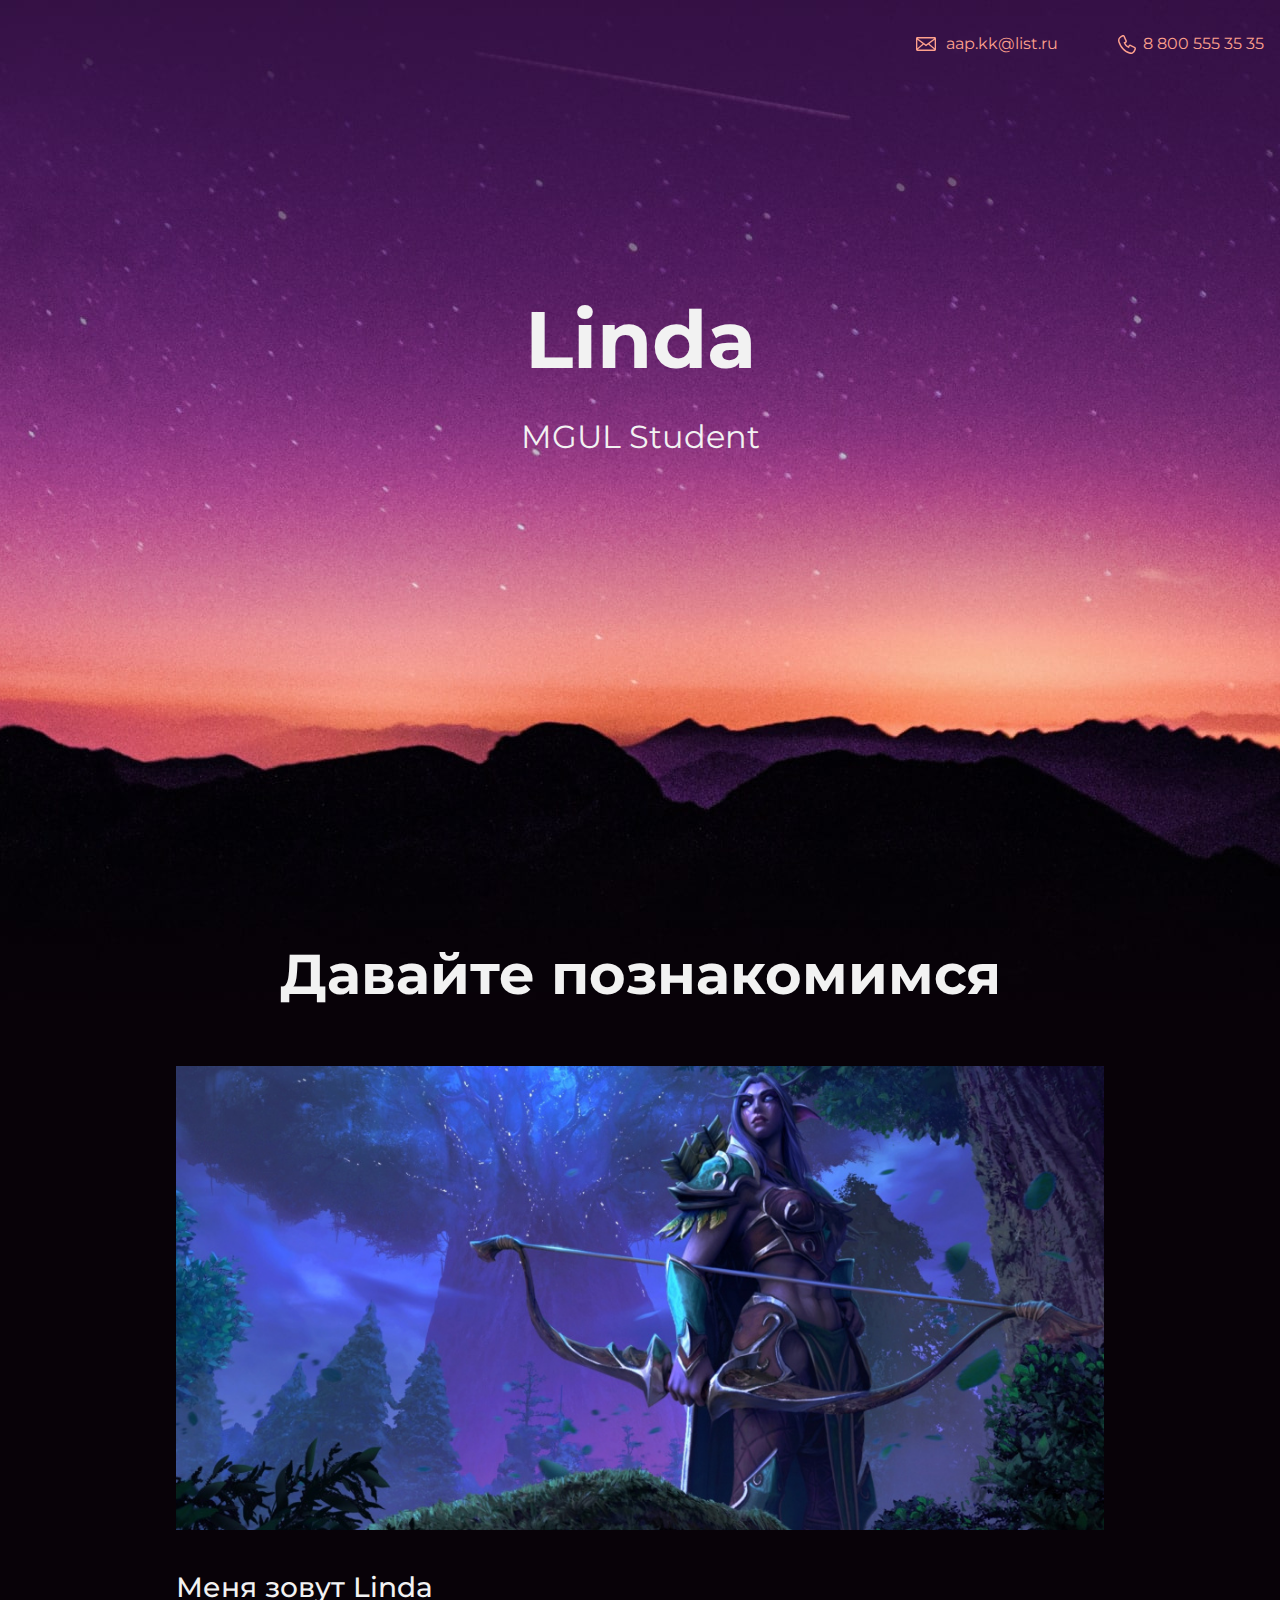
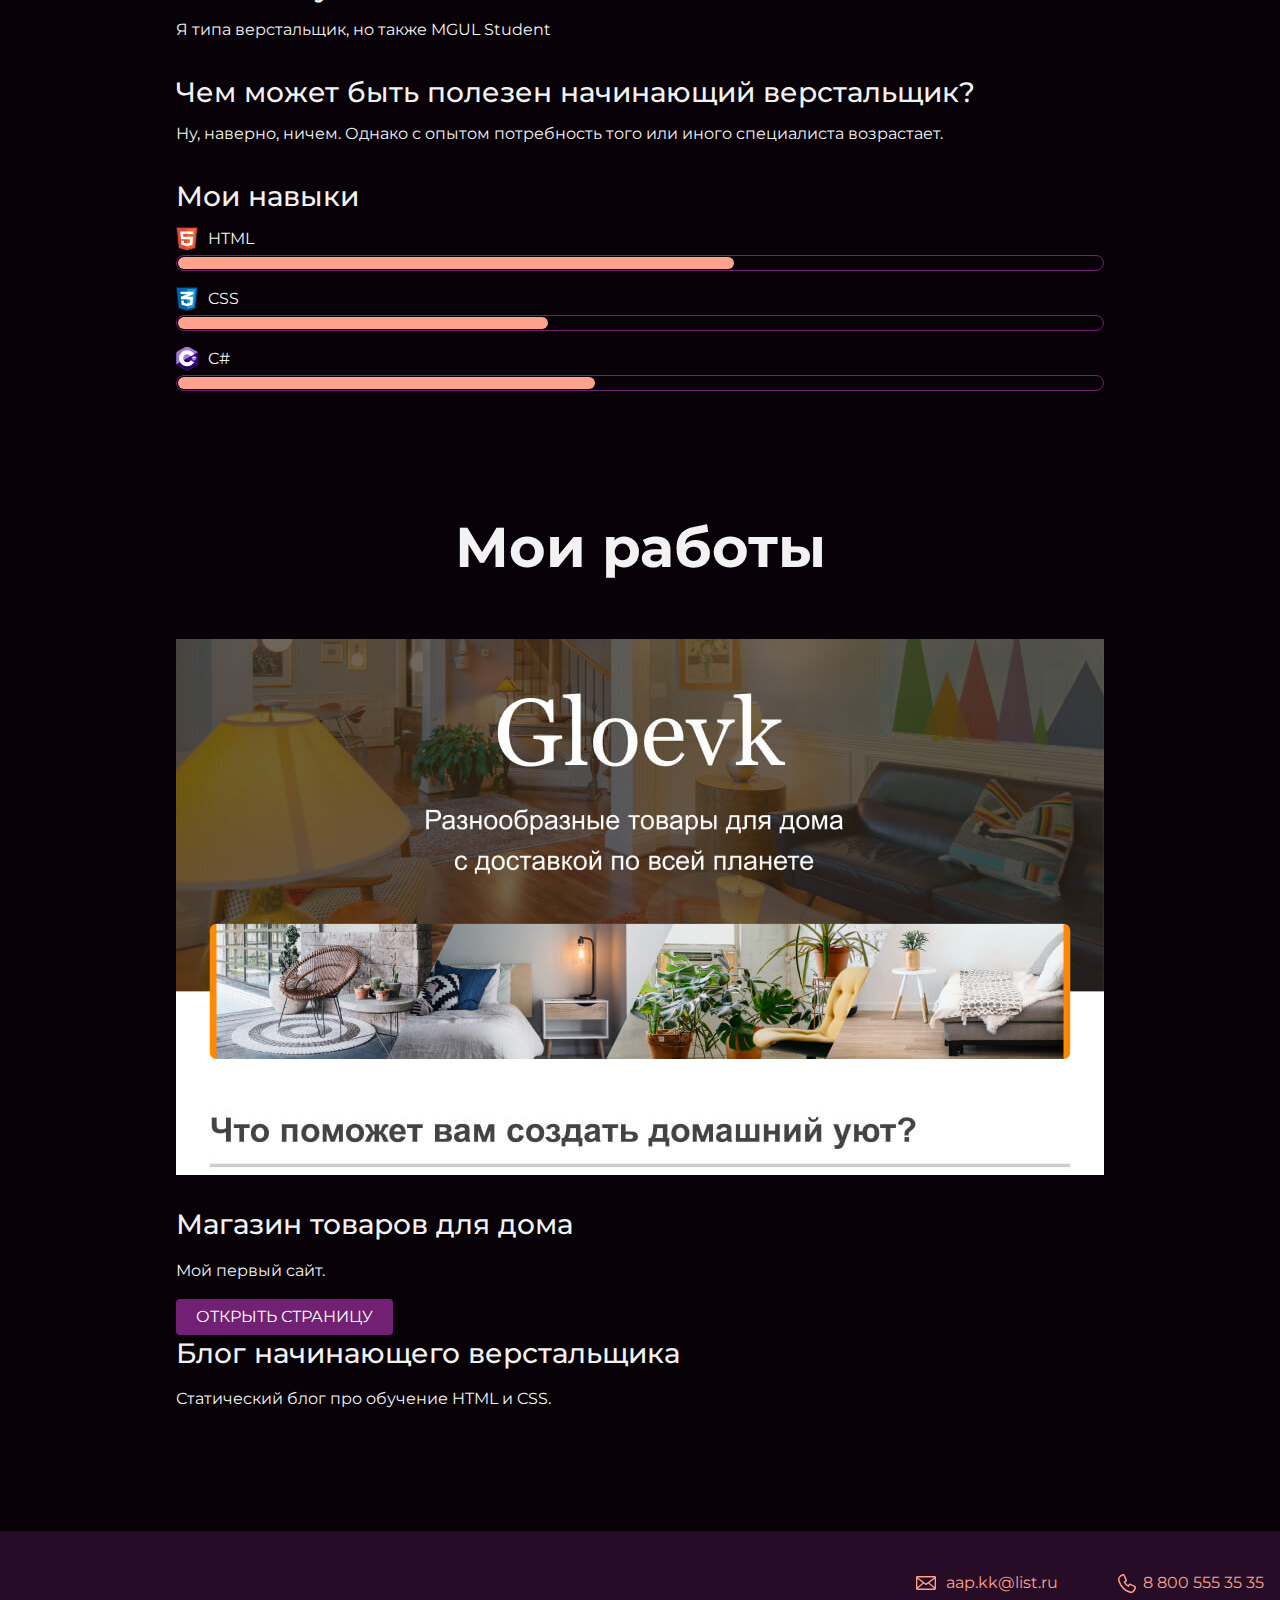
<file: lr8/portfolio-step-1/index.html>
<!DOCTYPE html>
<html lang="ru">
  <head>
    <meta charset="UTF-8">
    <meta name="viewport" content="width=device-width, initial-scale=1.0">
    <link rel="stylesheet" href="style.css">
    <title>Портфолио Junior верстальщика</title>
    <link href="https://fonts.googleapis.com/css?family=Montserrat:400,500,700|Old+Standard+TT&display=swap&subset=cyrillic" rel="stylesheet">
  </head>

  <body>
    <header class="page-header">
      <div class="container">
        <a class="header-email" href="email:aap.kk@list.ru">aap.kk@list.ru</a>
        <a class="header-phone" href="tel:880005553535">8 800 555 35 35</a>
    </div>
    </header>

    <section class="hero-image">
      <div class="container">
      <h1 class="heading">Linda </h1>
      <p>MGUL Student</p>
      </div>
    </section>

    <section class="intro">
      <div class="container">
      <h2 class="subheading">Давайте познакомимся</h2>
      <figure class="user-image">
        <img src="files/user.jpg" width="928" height="536" alt="Фотография Linda">
        </figure>
      <h3>Меня зовут Linda</h3>
      <p>Я типа верстальщик, но также MGUL Student</p>
      <h3>Чем может быть полезен начинающий верстальщик?</h3>
     <p>Ну, наверно, ничем. Однако с опытом потребность того или иного специалиста возрастает. </p>
     <h3>Мои навыки</h3>
     <div class="skills">
      <dl class="skills-list">
        <dt class="skill-html">HTML</dt>
        <dd class="level"><div style="width: 60%;">60%</div></dd>
        <dt class="skill-css">CSS</dt>
        <dd class="level"><div style="width: 40%;">40%</div></dd>
        <dt class="skill-csh">C#</dt>
        <dd class="level"><div style="width: 45%;">45%</div></dd>
      </dl>
    </div>
   
    </div>
    </section>



    
  <section class="portfolio">
    <div class="container">
    <h2 class="subheading">Мои работы</h2>
    <figure class="project-image">
      <img src="files/project.jpg" width="928" height="536" alt="Cайт магазина товаров для дома">
    </figure>
      <h3>Магазин товаров для дома</h3>
      <p>Мой первый сайт.</p>
      <a class="button" href="source/project-gloevk/index.html">Открыть страницу</a>
      <h3>Блог начинающего верстальщика</h3>
      <p>Статический блог про обучение HTML и CSS.</p>
      </div>
    </section>

    <footer class="page-footer">
      <div class="container">
        <a class="footer-email" href="email:aap.kk@list.ru">aap.kk@list.ru</a>
        <a class="footer-phone" href="tel:880005553535">8 800 555 35 35</a>
     </div>
    </footer>
  </body>
</html>
</file>
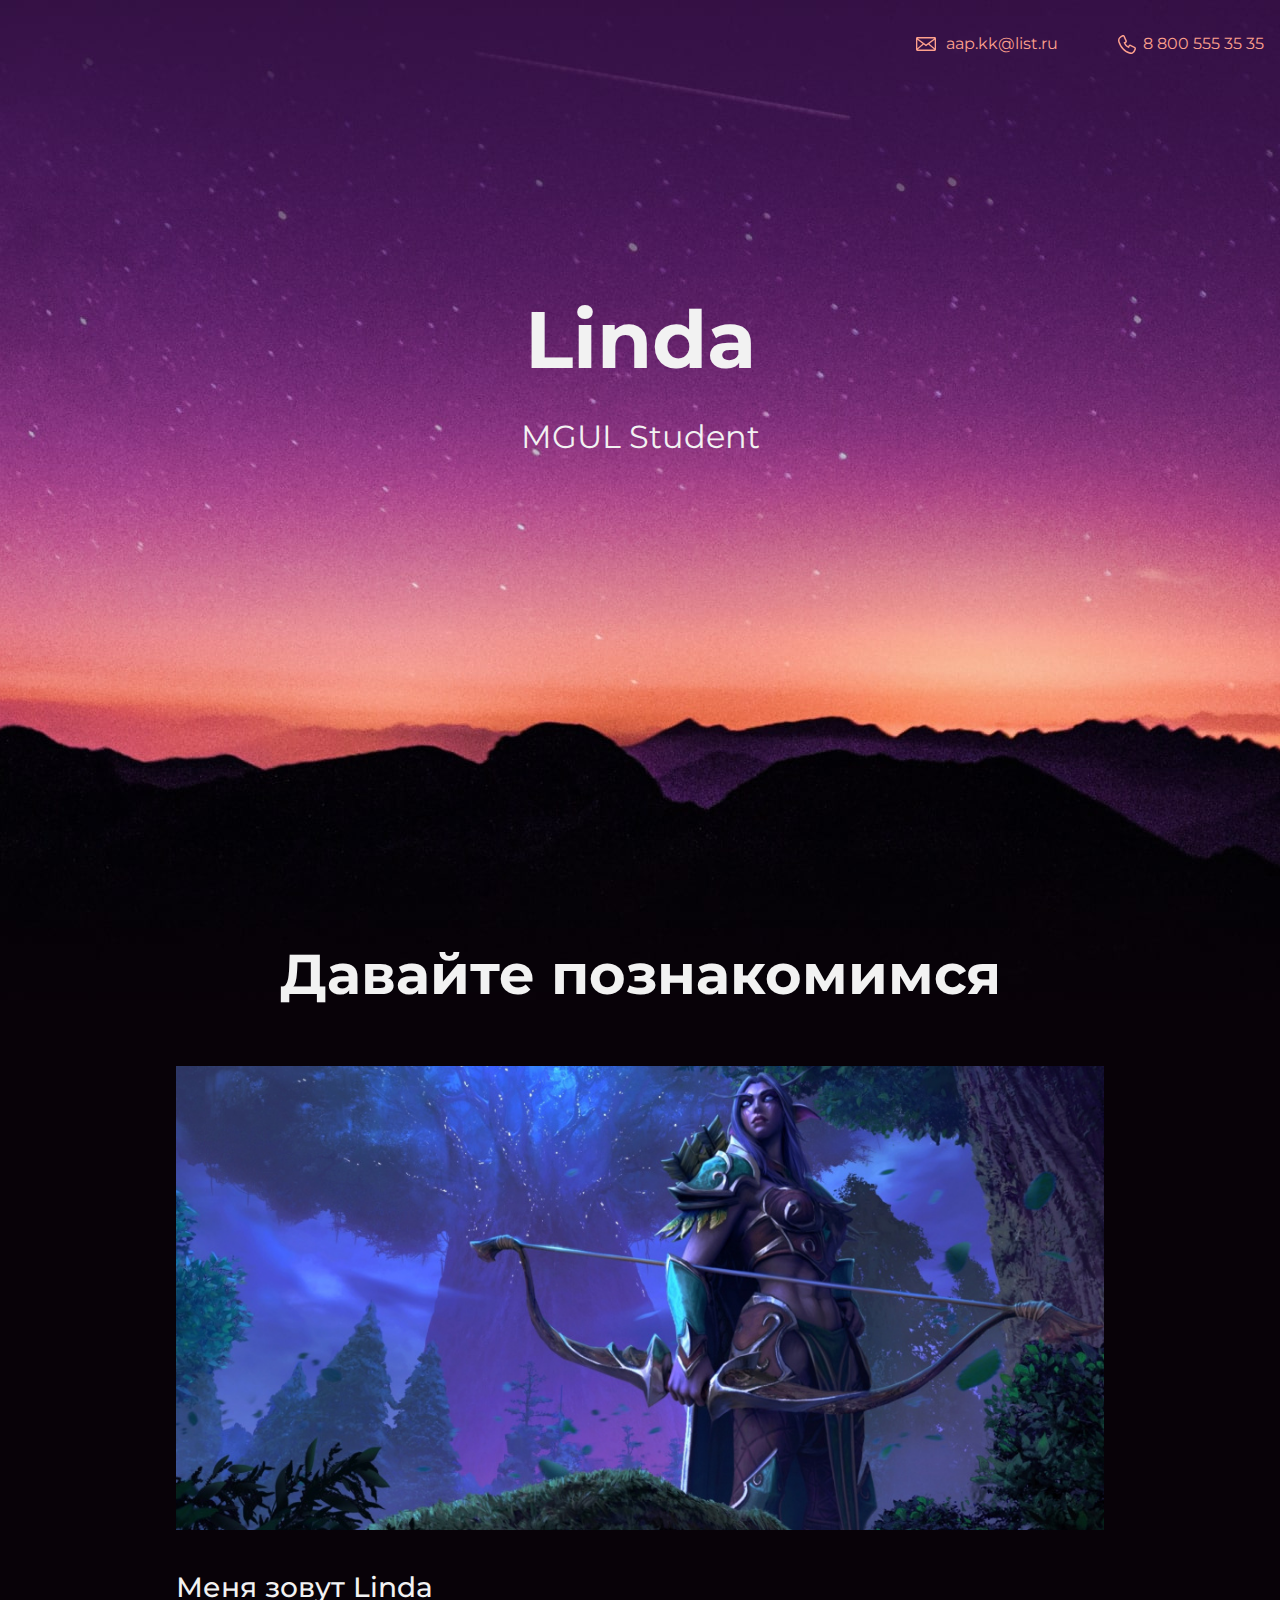
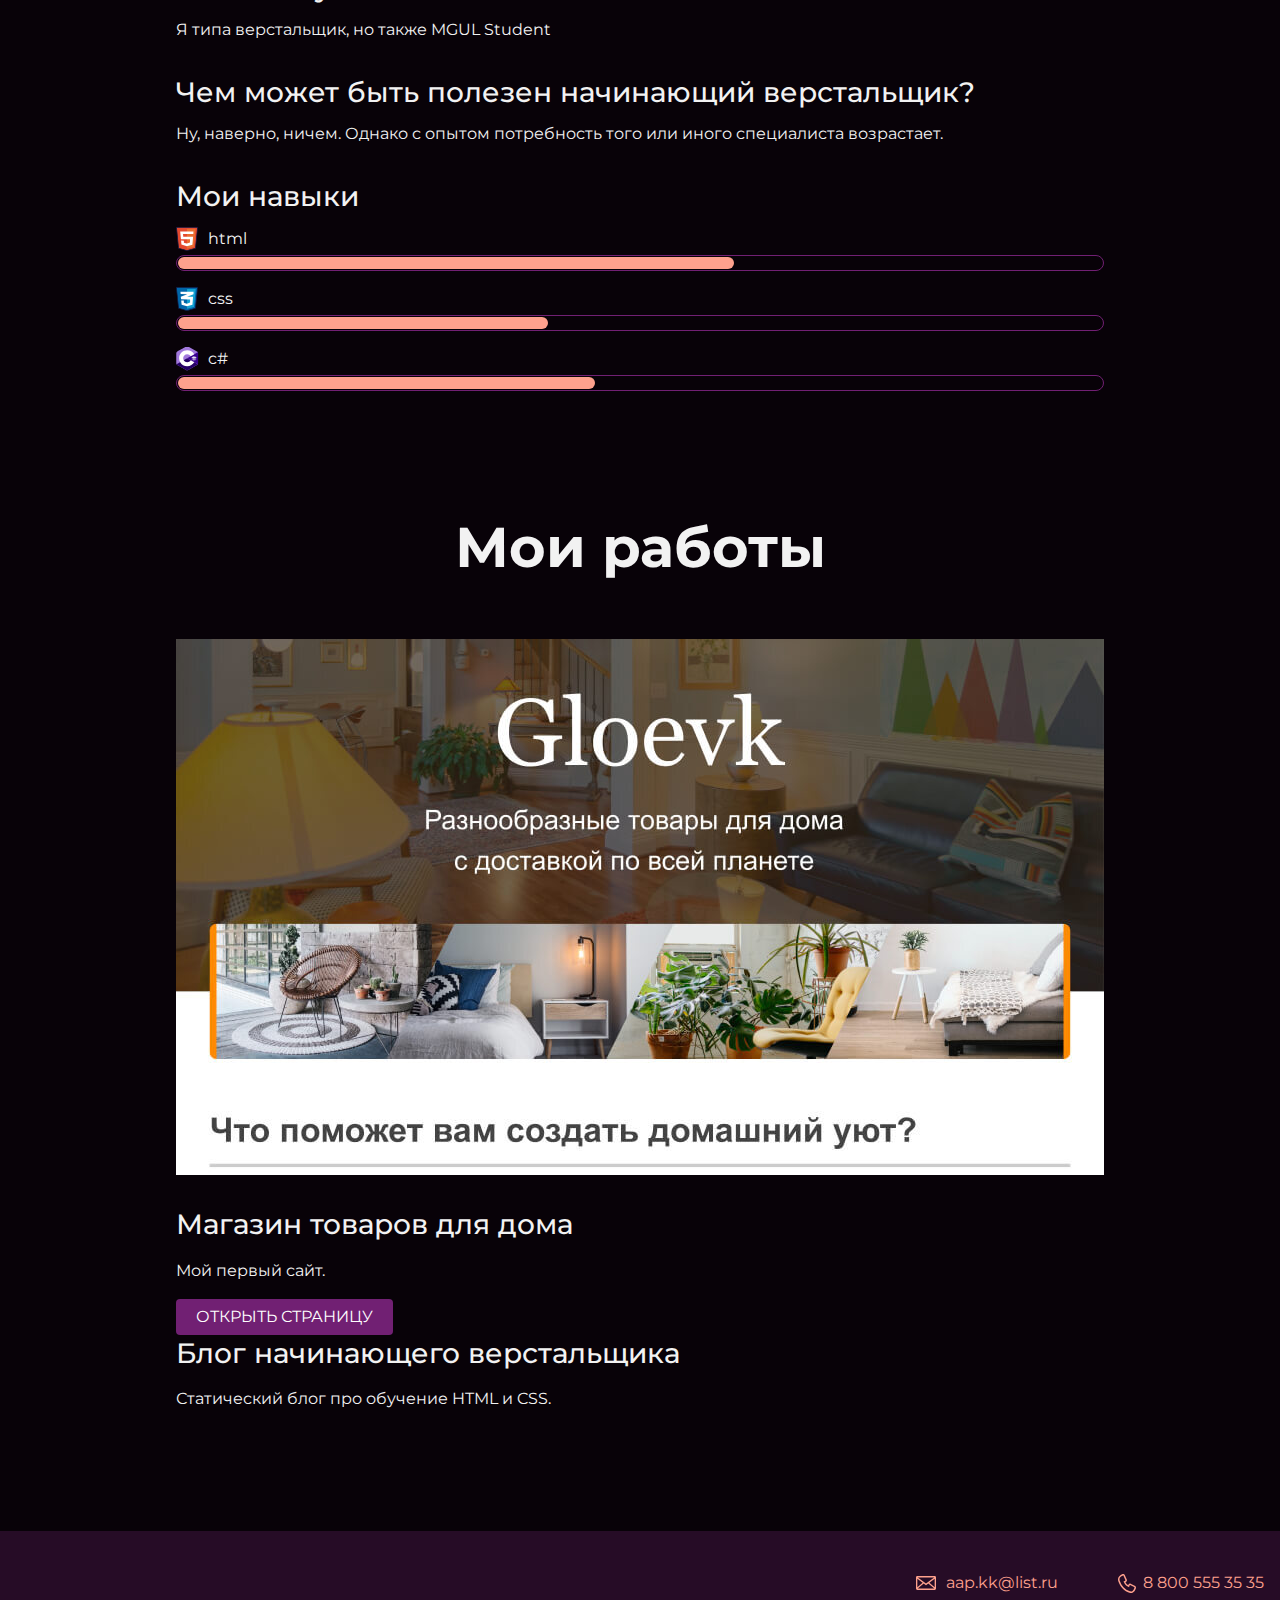
<file: lr9/portfolio-step-1/index.html>
<!DOCTYPE html>
<html lang="ru">
  <head>
    <meta charset="UTF-8">
    <meta name="viewport" content="width=device-width, initial-scale=1.0">
    <link rel="stylesheet" href="style.css">
    <title>Портфолио Junior верстальщика</title>
    <link href="https://fonts.googleapis.com/css?family=Montserrat:400,500,700|Old+Standard+TT&display=swap&subset=cyrillic" rel="stylesheet">
  </head>

  <body>
    <header class="page-header">
      <div class="container">
        <a class="header-email" href="email:aap.kk@list.ru">aap.kk@list.ru</a>
        <a class="header-phone" href="tel:880005553535">8 800 555 35 35</a>
    </div>
    </header>

    <section class="hero-image">
      <div class="container">
      <h1 class="heading">Linda </h1>
      <p>MGUL Student</p>
      </div>
    </section>

    <section class="intro">
      <div class="container">
      <h2 class="subheading">Давайте познакомимся</h2>
      <figure class="user-image">
        <img src="files/user.jpg" width="928" height="536" alt="Фотография Linda">
        </figure>
      <h3>Меня зовут Linda</h3>
      <p>Я типа верстальщик, но также MGUL Student</p>
      <h3>Чем может быть полезен начинающий верстальщик?</h3>
     <p>Ну, наверно, ничем. Однако с опытом потребность того или иного специалиста возрастает. </p>
    </div>

    <section>
      <div class = "container">  
      <h3>Мои навыки</h3>
        <div  id = 's1'>
        </div>
      </div>
    </section>
    </section>



    
  <section class="portfolio">
    <div class="container">
    <h2 class="subheading">Мои работы</h2>
    <figure class="project-image">
      <img src="files/project.jpg" width="928" height="536" alt="Cайт магазина товаров для дома">
    </figure>
      <h3>Магазин товаров для дома</h3>
      <p>Мой первый сайт.</p>
      <a class="button" href="source/project-gloevk/index.html">Открыть страницу</a>
      <h3>Блог начинающего верстальщика</h3>
      <p>Статический блог про обучение HTML и CSS.</p>
      </div>
    </section>

    <footer class="page-footer">
      <div class="container">
        <a class="footer-email" href="email:aap.kk@list.ru">aap.kk@list.ru</a>
        <a class="footer-phone" href="tel:880005553535">8 800 555 35 35</a>
     </div>
    </footer>
    <script src="script.js"></script>
  </body>
</html>
</file>
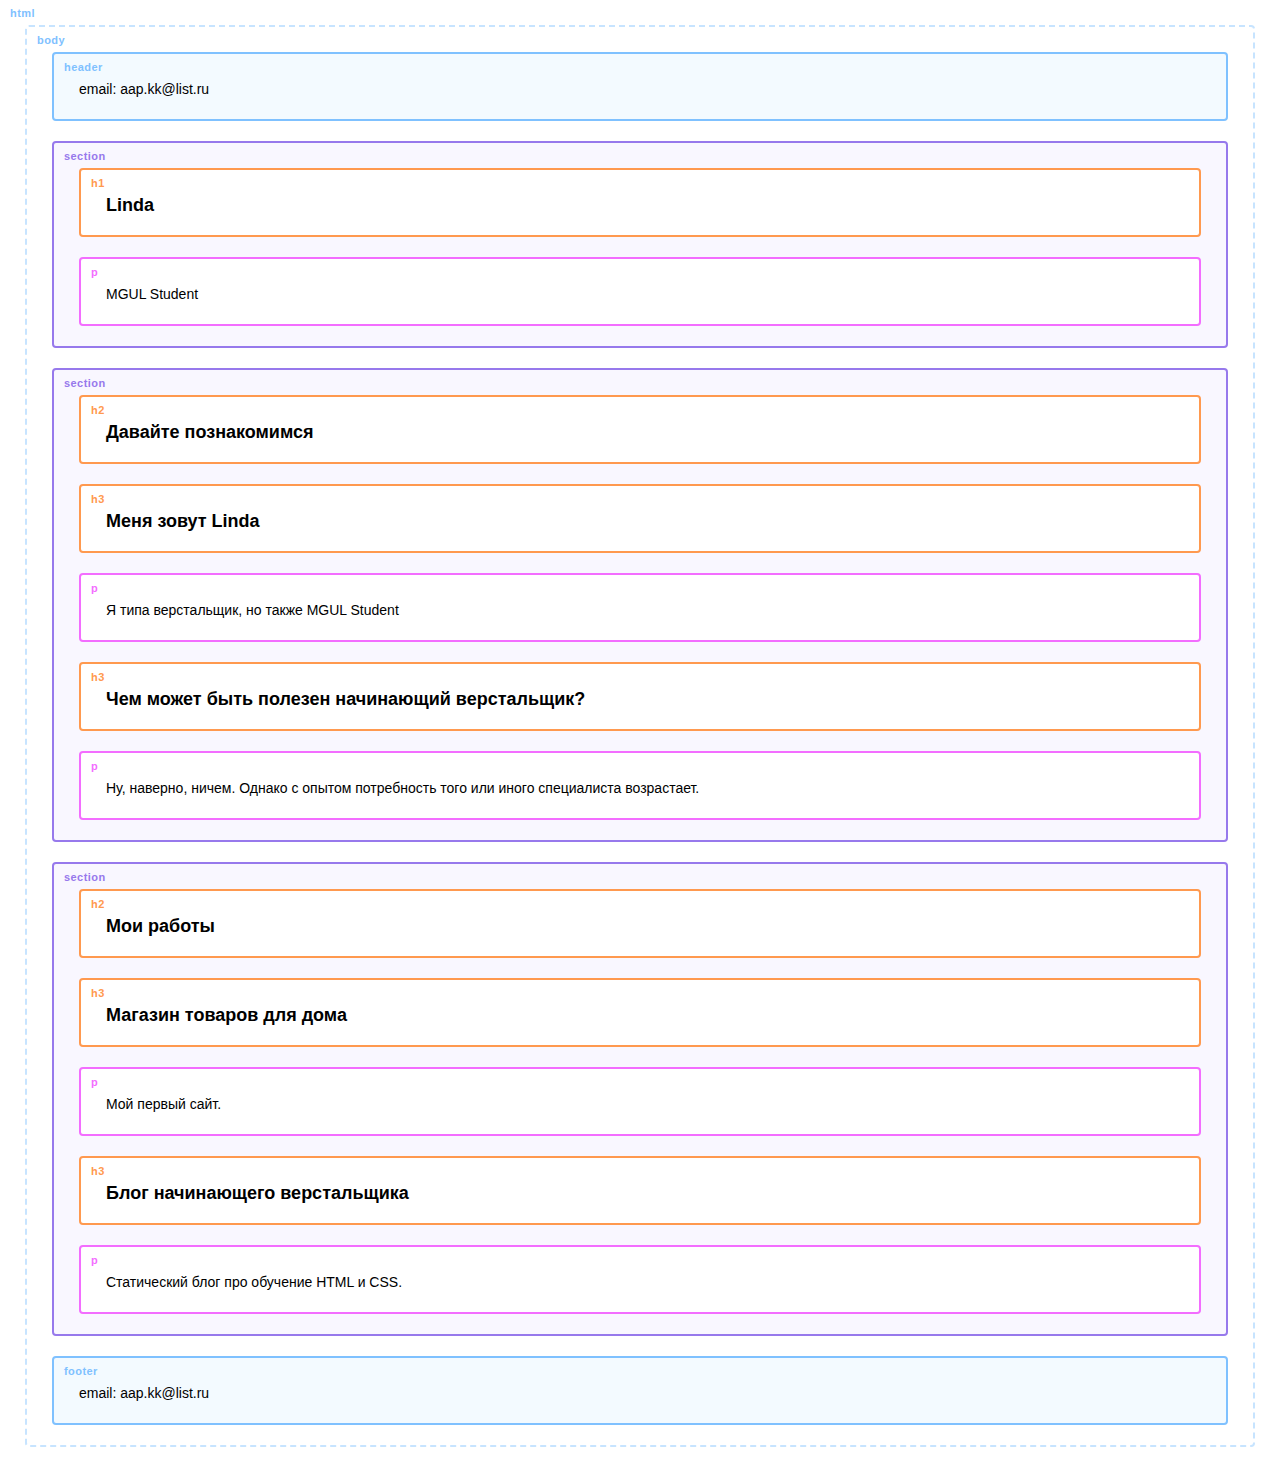
<file: lr6/6-2/portfolio-step-1/index.html>
<!DOCTYPE html>
<html lang="ru">
  <head>
    <meta charset="UTF-8">
    <link rel="stylesheet" href="outlines.css">
    <title>Портфолио Junior верстальщика</title>
  </head>

  <body>
    <header class="page-header">
      email: aap.kk@list.ru
    </header>

    <section class="hero-image">
      <h1 class="heading">Linda </h1>
      <p>MGUL Student</p>
    </section>

    <section class="intro">
      <h2 class="subheading">Давайте познакомимся</h2>
      <h3>Меня зовут Linda</h3>
      <p>Я типа верстальщик, но также MGUL Student</p>
      <h3>Чем может быть полезен начинающий верстальщик?</h3>
      <p>Ну, наверно, ничем. Однако с опытом потребность того или иного специалиста возрастает. </p>
    </section>

    <section class="portfolio">
      <h2 class="subheading">Мои работы</h2>

      <h3>Магазин товаров для дома</h3>
      <p>Мой первый сайт.</p>

      <h3>Блог начинающего верстальщика</h3>
      <p>Статический блог про обучение HTML и CSS.</p>
    </section>

    <footer class="page-footer">
     email: aap.kk@list.ru
    </footer>
  </body>
</html>
</file>
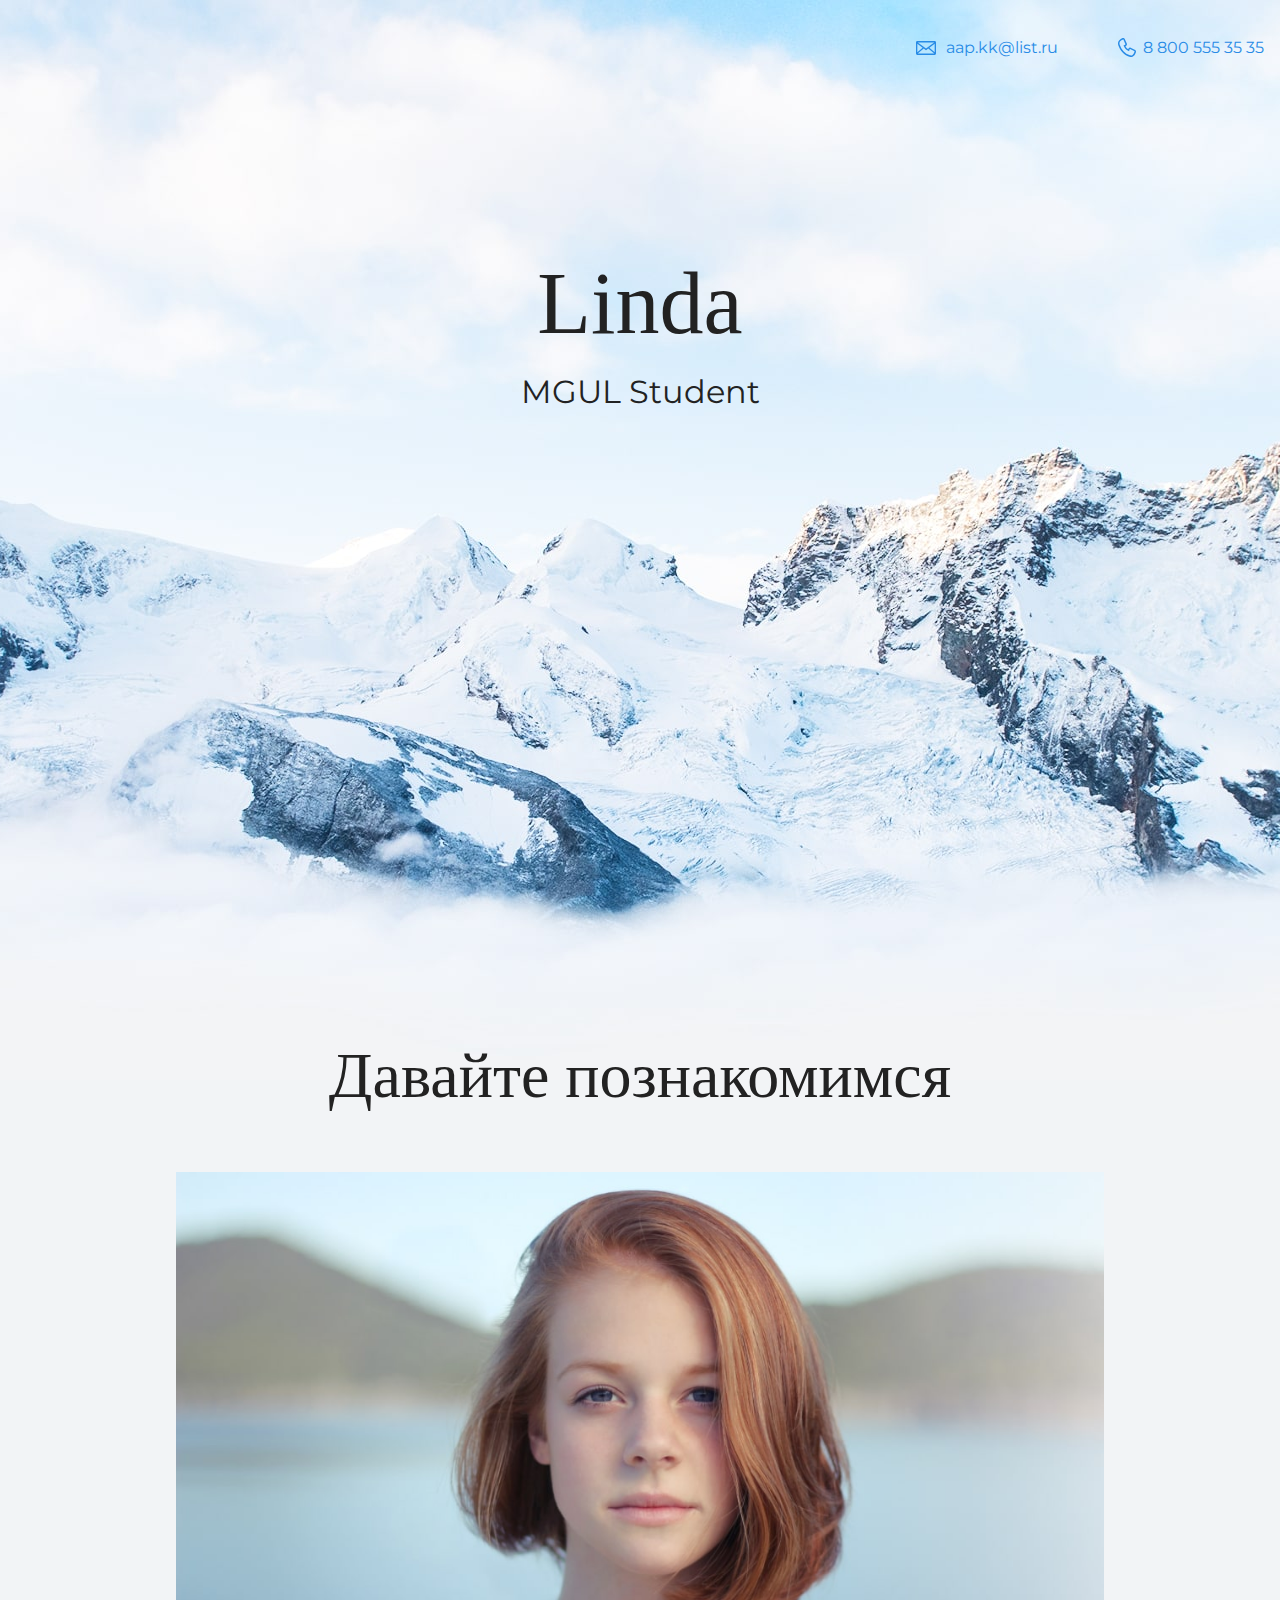
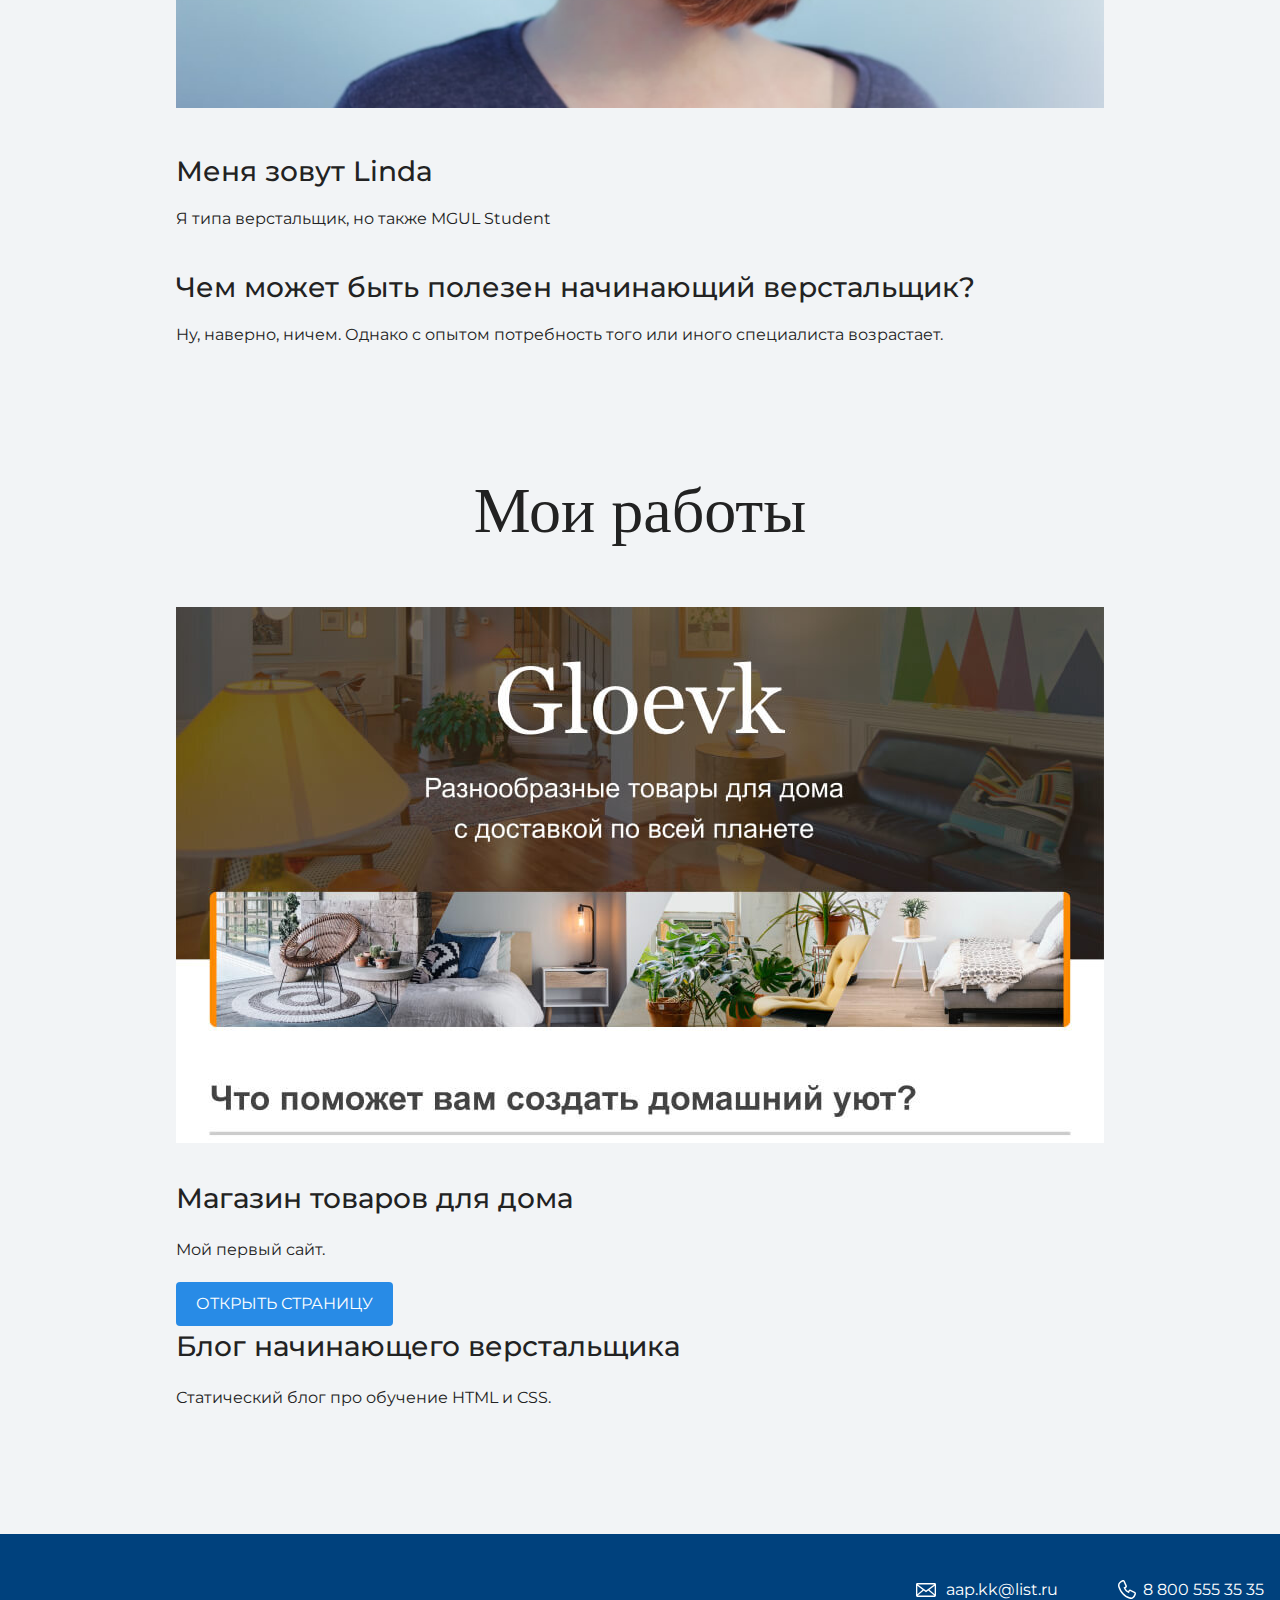
<file: lr6/6-7/portfolio-step-1/index.html>
<!DOCTYPE html>
<html lang="ru">
  <head>
    <meta charset="UTF-8">
    <link rel="stylesheet" href="style.css">
    <title>Портфолио Junior верстальщика</title>
    <link href="https://fonts.googleapis.com/css?family=Montserrat:400,500,700|Old+Standard+TT&display=swap&subset=cyrillic" rel="stylesheet">
  </head>

  <body>
    <header class="page-header">
      <div class="container">
        <a class="header-email" href="email:aap.kk@list.ru">aap.kk@list.ru</a>
        <a class="header-phone" href="tel:880005553535">8 800 555 35 35</a>
    </div>
    </header>

    <section class="hero-image">
      <div class="container">
      <h1 class="heading">Linda </h1>
      <p>MGUL Student</p>
      </div>
    </section>

    <section class="intro">
      <div class="container">
      <h2 class="subheading">Давайте познакомимся</h2>
      <figure class="user-image">
        <img src="files/user.jpg" width="928" height="536" alt="Фотография Linda">
        </figure>
      <h3>Меня зовут Linda</h3>
      <p>Я типа верстальщик, но также MGUL Student</p>
      <h3>Чем может быть полезен начинающий верстальщик?</h3>
      <p>Ну, наверно, ничем. Однако с опытом потребность того или иного специалиста возрастает. </p>
    </div>
    </section>

    
  <section class="portfolio">
    <div class="container">
    <h2 class="subheading">Мои работы</h2>
    <figure class="project-image">
      <img src="files/project.jpg" width="928" height="536" alt="Cайт магазина товаров для дома">
    </figure>
      <h3>Магазин товаров для дома</h3>
      <p>Мой первый сайт.</p>
      <a class="button" href="source/project-gloevk/index.html">Открыть страницу</a>
      <h3>Блог начинающего верстальщика</h3>
      <p>Статический блог про обучение HTML и CSS.</p>
      </div>
    </section>

    <footer class="page-footer">
      <div class="container">
        <a class="footer-email" href="email:aap.kk@list.ru">aap.kk@list.ru</a>
        <a class="footer-phone" href="tel:880005553535">8 800 555 35 35</a>
     </div>
    </footer>
  </body>
</html>
</file>
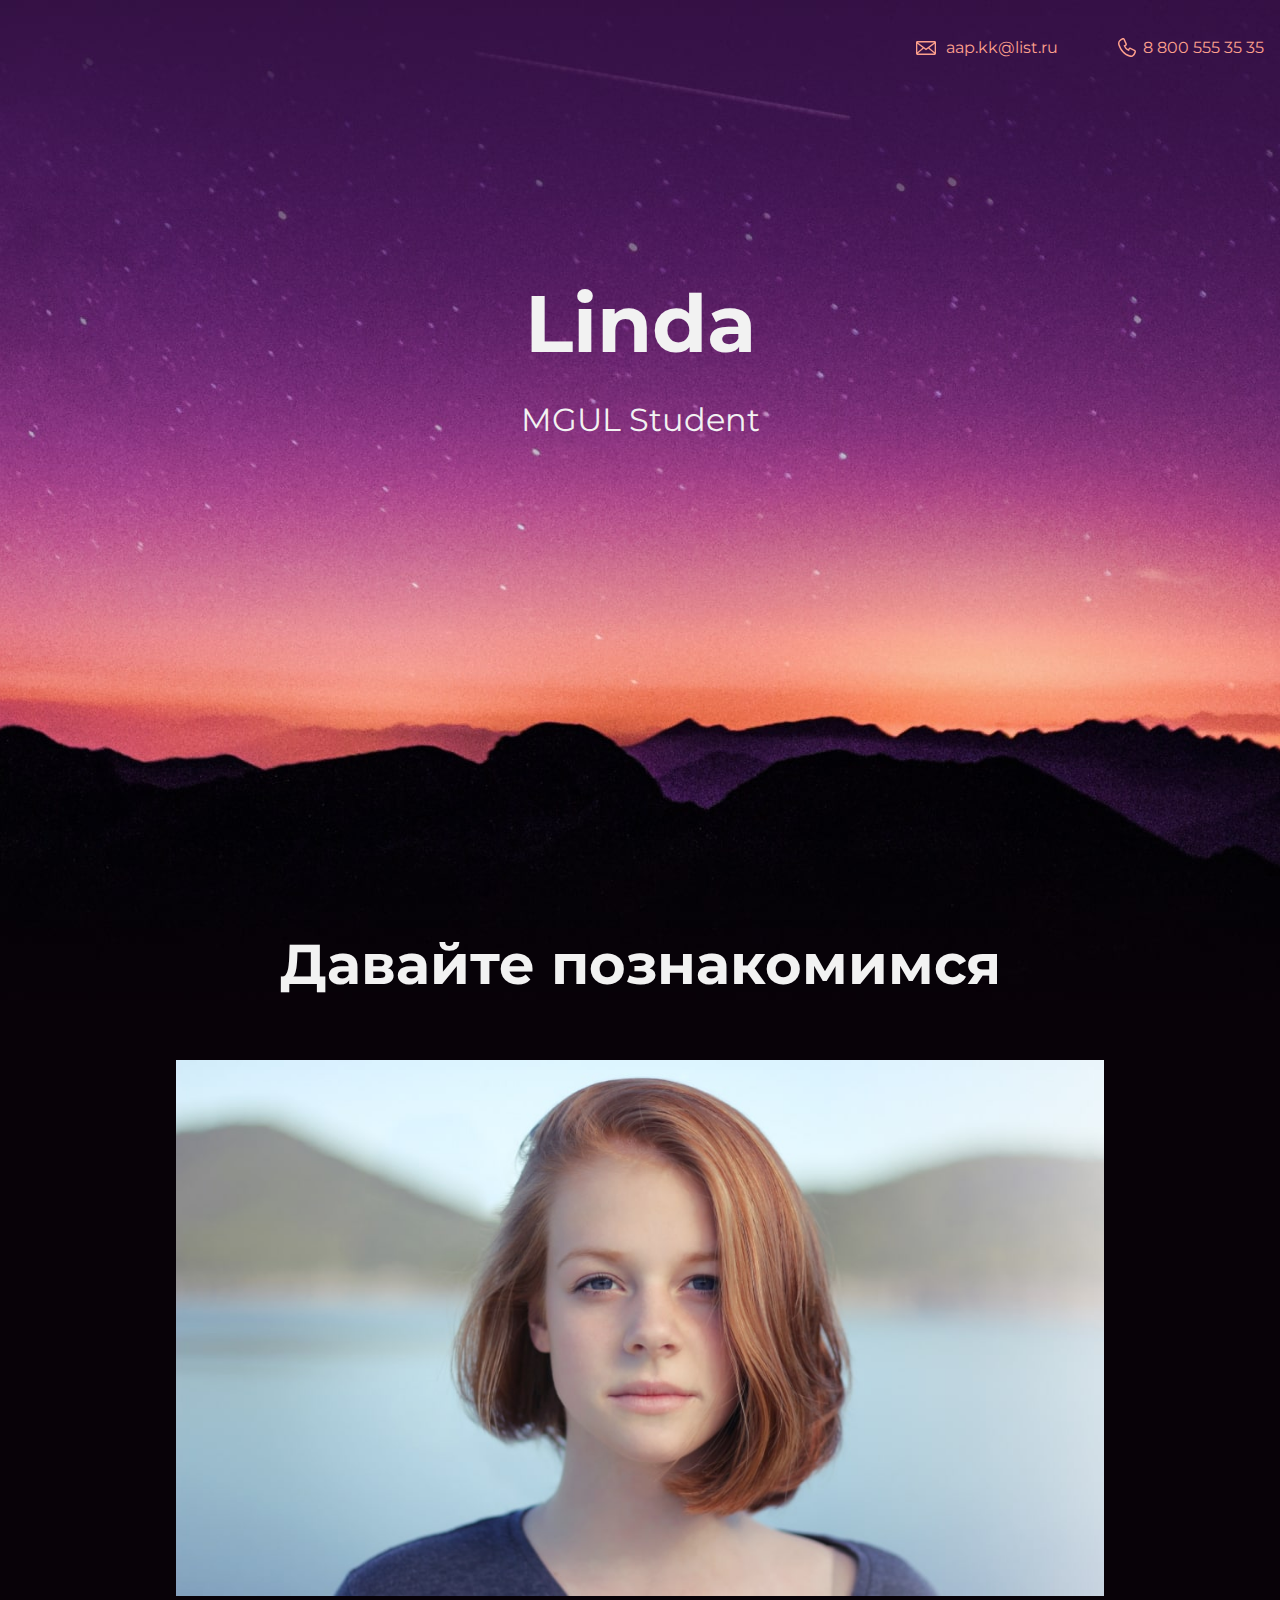
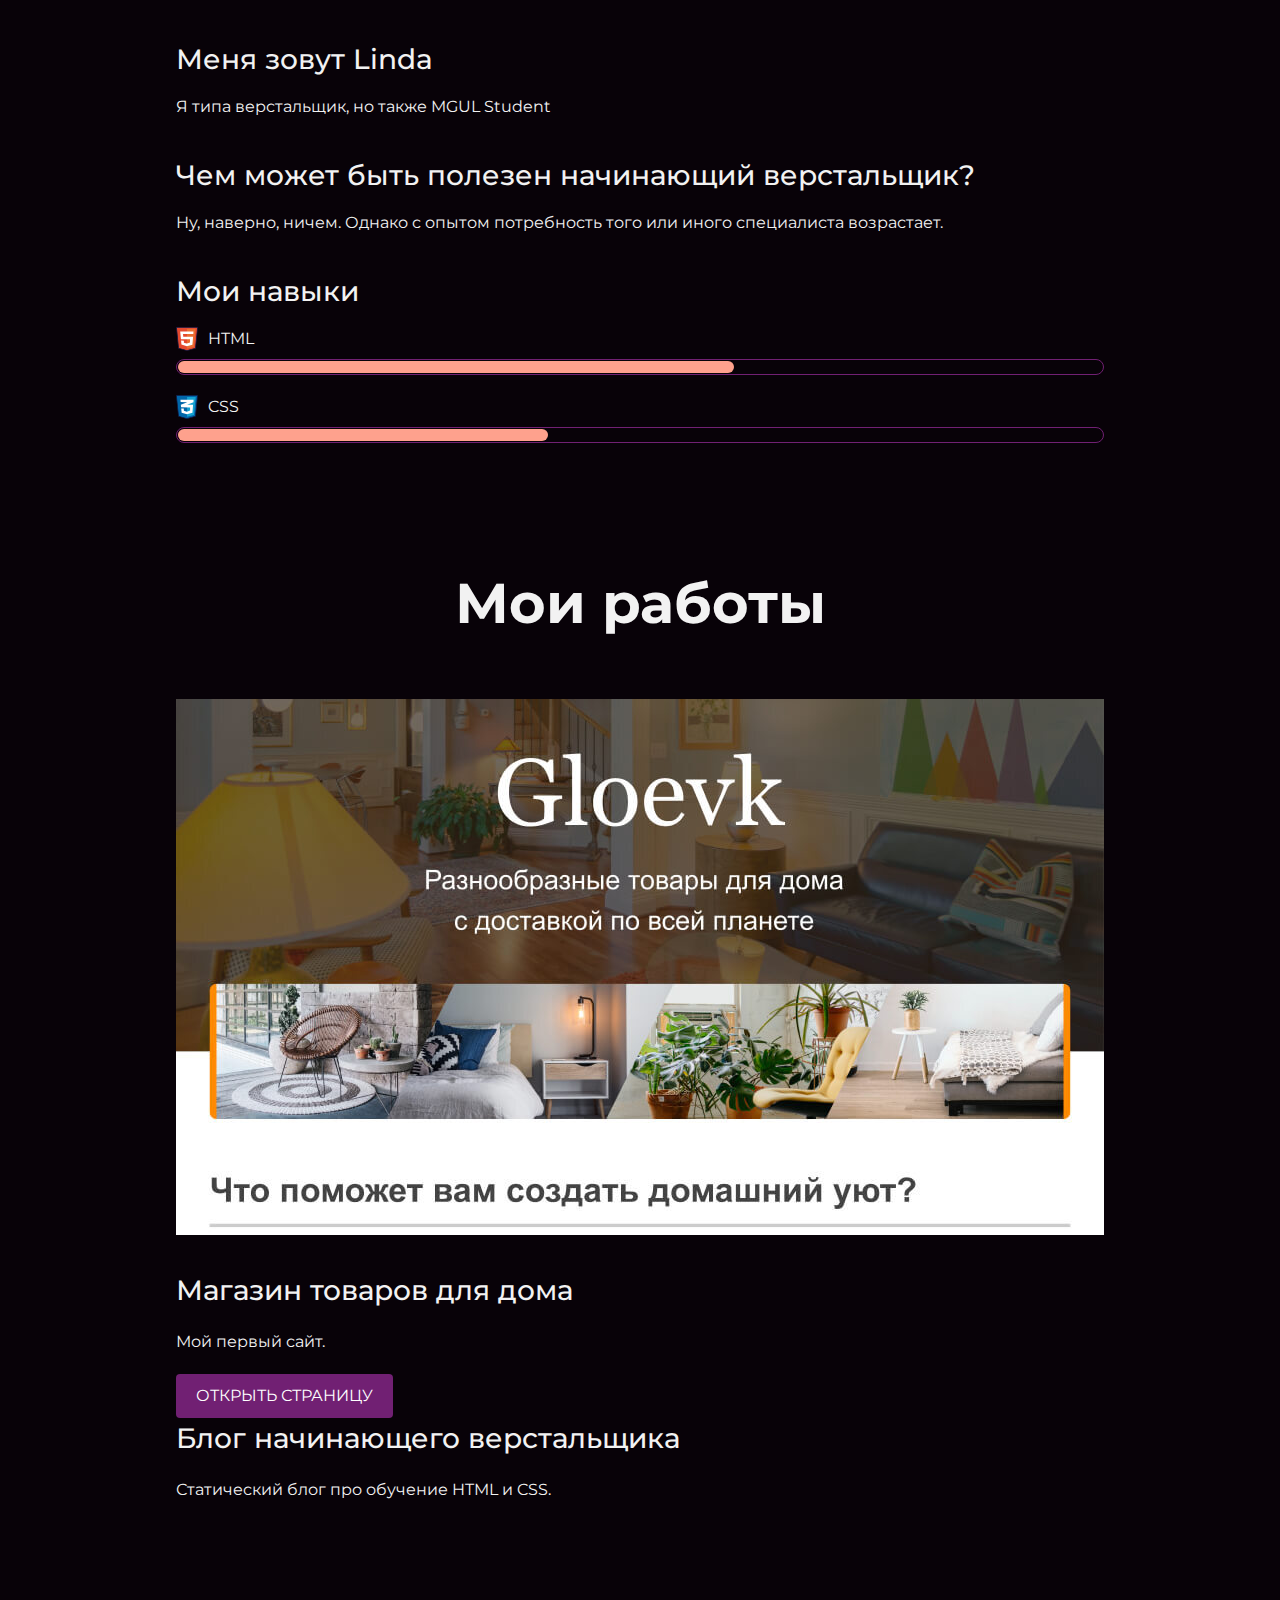
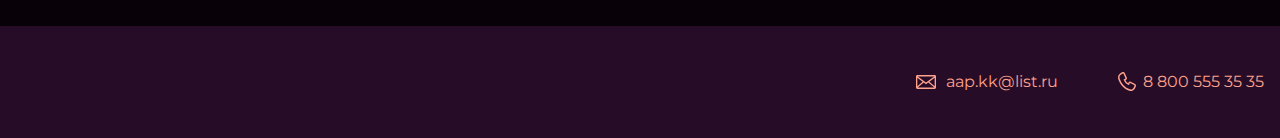
<file: lr7/7-2/portfolio-step-1/index.html>
<!DOCTYPE html>
<html lang="ru">
  <head>
    <meta charset="UTF-8">
    <link rel="stylesheet" href="style.css">
    <title>Портфолио Junior верстальщика</title>
    <link href="https://fonts.googleapis.com/css?family=Montserrat:400,500,700|Old+Standard+TT&display=swap&subset=cyrillic" rel="stylesheet">
  </head>

  <body>
    <header class="page-header">
      <div class="container">
        <a class="header-email" href="email:aap.kk@list.ru">aap.kk@list.ru</a>
        <a class="header-phone" href="tel:880005553535">8 800 555 35 35</a>
    </div>
    </header>

    <section class="hero-image">
      <div class="container">
      <h1 class="heading">Linda </h1>
      <p>MGUL Student</p>
      </div>
    </section>

    <section class="intro">
      <div class="container">
      <h2 class="subheading">Давайте познакомимся</h2>
      <figure class="user-image">
        <img src="files/user.jpg" width="928" height="536" alt="Фотография Linda">
        </figure>
      <h3>Меня зовут Linda</h3>
      <p>Я типа верстальщик, но также MGUL Student</p>
      <h3>Чем может быть полезен начинающий верстальщик?</h3>
     <p>Ну, наверно, ничем. Однако с опытом потребность того или иного специалиста возрастает. </p>
     <h3>Мои навыки</h3>
     <div class="skills">
      <dl class="skills-list">
        <dt class="skill-html">HTML</dt>
        <dd class="level"><div style="width: 60%;">60%</div></dd>
        <dt class="skill-css">CSS</dt>
        <dd class="level"><div style="width: 40%;">40%</div></dd>
      </dl>
    </div>
   
    </div>
    </section>



    
  <section class="portfolio">
    <div class="container">
    <h2 class="subheading">Мои работы</h2>
    <figure class="project-image">
      <img src="files/project.jpg" width="928" height="536" alt="Cайт магазина товаров для дома">
    </figure>
      <h3>Магазин товаров для дома</h3>
      <p>Мой первый сайт.</p>
      <a class="button" href="source/project-gloevk/index.html">Открыть страницу</a>
      <h3>Блог начинающего верстальщика</h3>
      <p>Статический блог про обучение HTML и CSS.</p>
      </div>
    </section>

    <footer class="page-footer">
      <div class="container">
        <a class="footer-email" href="email:aap.kk@list.ru">aap.kk@list.ru</a>
        <a class="footer-phone" href="tel:880005553535">8 800 555 35 35</a>
     </div>
    </footer>
  </body>
</html>
</file>
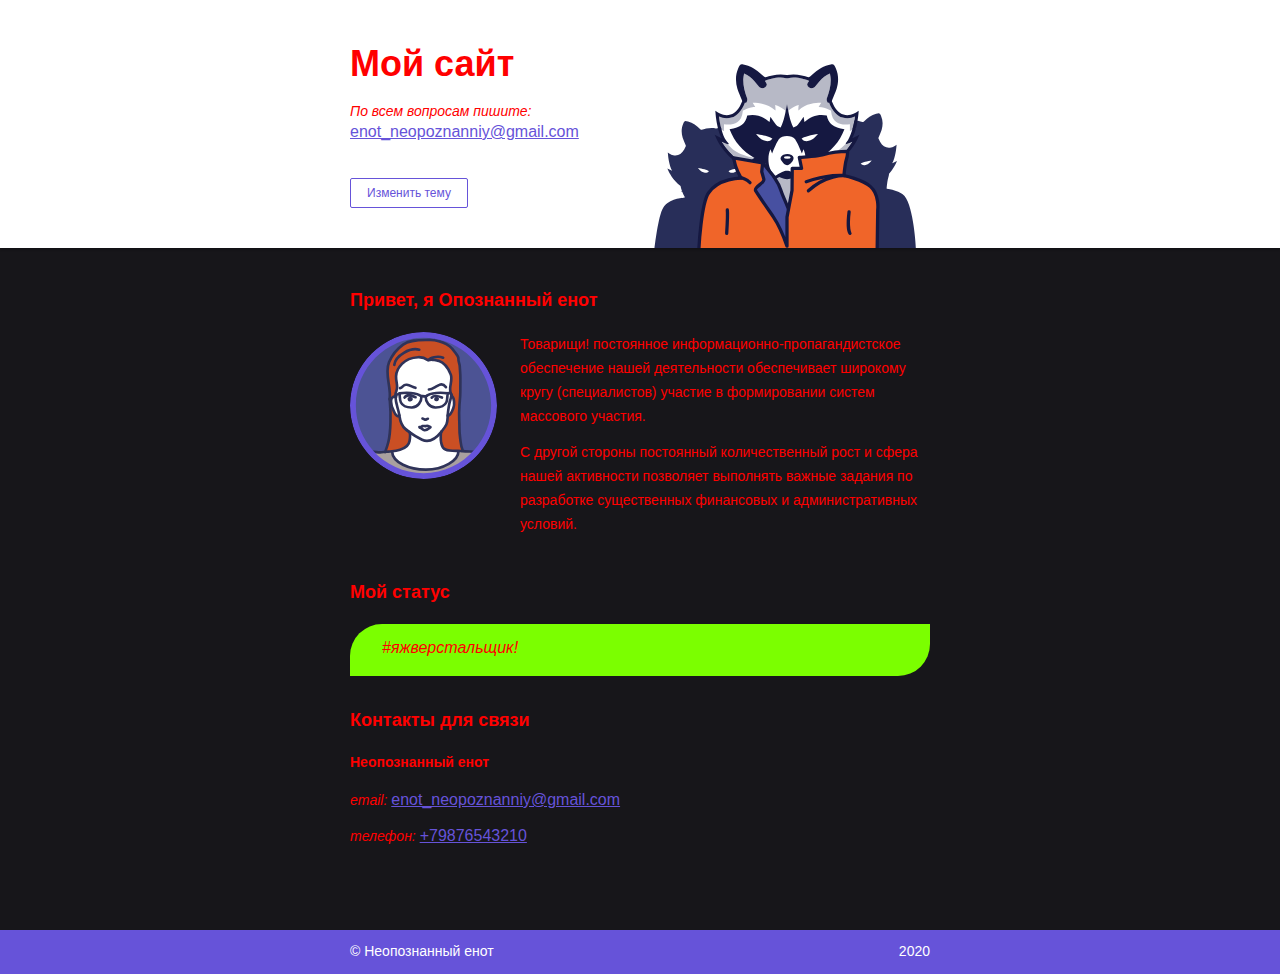
<file: dz/3-1(IzmenenniySait)/3-1/mysite/index.html>
<!DOCTYPE html>
<html lang="ru">
<head>
  <meta charset="utf-8">
  <meta name="viewport" content="width=device-width, initial-scale=1.0">
  <link rel="stylesheet" href="style-themes.css">
  <title>Мой сайт – Неопознанный енот</title>
</head>
<body class="page">
  <header class="page-header">
    <div class="container">
      <h1 class="page-title">Мой сайт</h1>
      <p><i>По всем вопросам пишите:</i><br><a href="mailto:enot_neopoznanniy@gmail.com">enot_neopoznanniy@gmail.com</a></p>
      <button class="theme-button" type="button">Изменить тему</button>
    </div>
  </header>
  <main>
    <section class="about container">
      <h2 class="section-title">Привет, я Опознанный енот</h2>
      <img class="about-image" src="img/avatar.svg" width="147" height="147" alt="Неопознанный енот">
      <div class="about-content">
        <p>Товарищи! постоянное информационно-пропагандистское обеспечение нашей деятельности обеспечивает широкому кругу (специалистов) участие в формировании систем массового участия.</p>
        <p>С другой стороны постоянный количественный рост и сфера нашей активности позволяет выполнять важные задания по разработке существенных финансовых и административных условий.</p>
      </div>
    </section>
    <section class="status container">
      <h2 class="section-title">Мой статус</h2>
      <p>#яжверстальщик!</p>
    </section>
    <section class="contacts container">
      <h2 class="section-title">Контакты для связи</h2>
        <p class="contacts-name">Неопознанный енот</p>
        <p><i>email:</i> <a href="mailto:enot_neopoznanniy@gmail.com">enot_neopoznanniy@gmail.com</a></p>
        <p><i>телефон:</i> <a href="tel:+79876543210">+79876543210</a></p>
    </section>
  </main>
  <footer class="page-footer">
    <div class="container">
      <p>© Неопознанный енот</p>
      <p>2020</p>
    </div>
  </footer>
  <script src="script.js"></script>
</body>
</html>
</file>
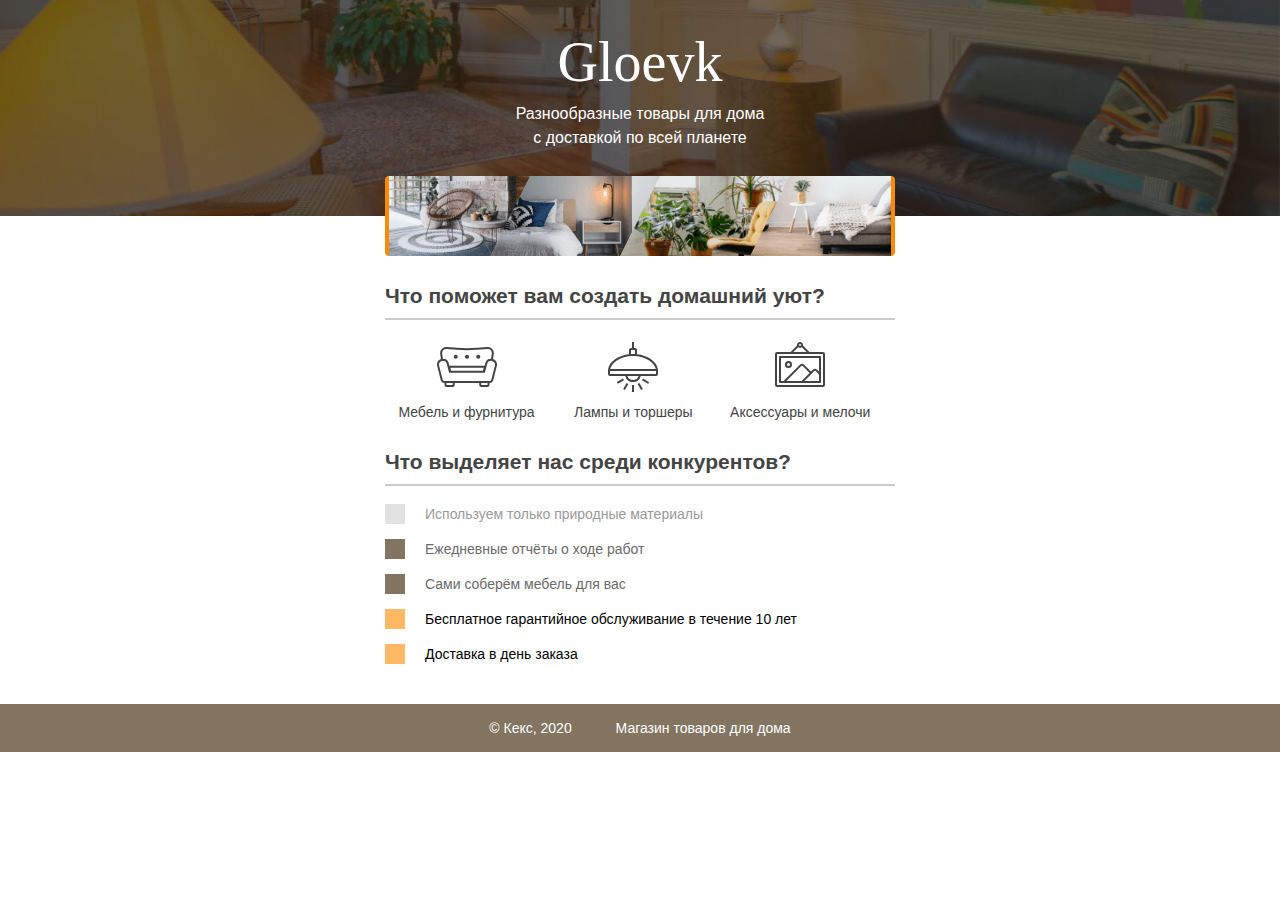
<file: lr8/portfolio-step-1/source/project-gloevk/index.html>
<!DOCTYPE html>
<html lang="ru">
  <head>
    <meta charset="utf-8">
    <title>Магазин товаров для дома</title>
    <link rel="stylesheet" href="style.css">
  </head>
  <body>
    <header class="site-header">
      <div class="container">
        <h1>Gloevk</h1>
        <p>Разнообразные товары для дома с доставкой по всей планете</p>
        <img src="img/gloevk-examples.png" width="510" height="80" alt="Примеры интерьеров">
      </div>
    </header>

    <section class="features">
      <h2>Что поможет вам создать домашний уют?</h2>
      <p class="feature-furniture">Мебель и фурнитура</p>
      <p class="feature-lighting">Лампы и торшеры</p>
      <p class="feature-accessories">Аксессуары и мелочи</p>
    </section>

    <section class="advantages">
      <h2>Что выделяет нас среди конкурентов?</h2>
      <ul class="advantages-list">
        <li class="advantages-item">Используем только природные материалы</li>
        <li class="advantages-item standard">Ежедневные отчёты о ходе работ</li>
        <li class="advantages-item standard">Сами соберём мебель для вас</li>
        <li class="advantages-item vip">Бесплатное гарантийное обслуживание в течение 10 лет</li>
        <li class="advantages-item vip">Доставка в день заказа</li>
      </ul>
    </section>

    <footer class="site-footer">
      <div class="container">
        <p>© Кекс, 2020</p>
        <p>Магазин товаров для дома</p>
      </div>
    </footer>
  </body>
</html>
</file>
<file: lr8/portfolio-step-1/style.css>
body {
  margin: 0;
  min-width: 320px;
  font-family: "Montserrat", "Helvetica", "Arial", sans-serif;
  font-size: 16px;
  line-height: 1.5;
  color: #f2f2f2;
  background-color: #080208;
  background-image: url("img/hero-bg.jpg");
  background-repeat: no-repeat;
  background-position: top center;
}

img {
  max-width:100%; 
  height:auto; 
}

.container {
  max-width: 928px;
  margin: 0 auto;
  padding: 0 16px;
}

.page-header {
  margin: 0 0 180px;
  padding: 32px 0 32px;
}

.page-header .container,
.page-footer .container {
  max-width: 1408px;
  text-align: right;
}

.page-header a {
  display:inline-block; 
  margin-bottom:20px; 
  margin-left: 56px;
  color: #fea18d;
  text-decoration: none;
  background-repeat: no-repeat;
  background-position: left;
}

.header-email {
  padding-left: 30px;
  background-image: url("img/icon-email.svg");
}

.header-phone {
  padding-left: 25px;
  background-image: url("img/icon-phone.svg");
}

.hero-image {
  margin-bottom: 480px;
}

.hero-image .container {
  max-width: 1408px;
  text-align: center;
}

.heading {
  margin: 0 0 24px;
  font-size: 80px;
  line-height: 1.3;
}

.hero-image p {
  margin: 0;
  font-size: 32px;
  line-height: 1.3;
}

.intro {
  margin: 0 0 120px;
}

.subheading {
  margin: 0 0 56px;
  font-size: 56px;
  line-height: 1.3;
  text-align: center;
}

.user-image {
  margin: 0 0 32px;
  text-align: center;
}

.intro h3,
.portfolio h3 {
  margin: 0 0 12px;
  font-size: 28px;
  line-height: 1.3;
  font-weight: 500;
}

.intro p {
  margin: 0 0 32px;
}

.skills-list {
  margin: 0;
  padding: 0;
}

.skills-list dt {
  padding-left: 32px;
  background-repeat: no-repeat;
  background-position: left;
}

.skill-html {
  background-image: url("img/icon-html.svg");
}

.skill-css {
  background-image: url("img/icon-css.svg");
}

.skill-csh {
  background-image: url("img/icon-csh.svg");
}

.level {
  margin: 4px 0 16px;
  padding: 0;
  height: 14px;
  font-size: 0;
  background-color: #080208;
  border: 1px solid #712073;
  border-radius: 8px;
}

.level div {
  margin: 1px;
  height: 12px;
  background-color: #fea18d;
  border-radius: 6px;
}

.portfolio {
  margin: 0 0 120px;
}

.projects {
  margin: 0;
  padding: 0;
  list-style: none;
}

.projects li {
  margin: 0 0 80px;
}

.project-image {
  margin: 0 0 24px;
  text-align: center;
}

.projects p {
  margin: 0 0 24px;
}

.button {
  padding: 6px 20px;
  display: inline-block;
  vertical-align: baseline;
  text-decoration: none;
  text-transform: uppercase;
  border-radius: 4px;
  background-color: #712073;
  color: #ffffff;
}

.page-footer {
  padding: 40px 0;
  background-color: #260c26;
}

.page-footer a {
  display:inline-block; 
  margin-bottom:20px; 
  margin-left: 56px;
  color: #fea18d;
  text-decoration: none;
  background-repeat: no-repeat;
  background-position: left;
}

.footer-email {
  padding-left: 30px;
  background-image: url("img/icon-email.svg");
}

.footer-phone {
  padding-left: 25px;
  background-image: url("img/icon-phone.svg");
}

.page-header a+a{
  margin-left:56px; 
}

.page-footer a+a{
  margin-left:56px; 
}

@media screen and (max-width: 768px) {
  .heading{
    font-size:60px; 
  }
  .subheading{
    font-size:50px; 
  }
}

@media screen and (max-width: 570px) {
  .heading,
  .subheading{
    font-size:40px; 
  }
}

@media screen and (max-width: 360px) {
  .heading,
  .subheading{
    font-size:30px; 
  }
}
</file>
<file: lr9/portfolio-step-1/style.css>
body {
  margin: 0;
  min-width: 320px;
  font-family: "Montserrat", "Helvetica", "Arial", sans-serif;
  font-size: 16px;
  line-height: 1.5;
  color: #f2f2f2;
  background-color: #080208;
  background-image: url("img/hero-bg.jpg");
  background-repeat: no-repeat;
  background-position: top center;
}

img {
  max-width:100%; 
  height:auto; 
}

.container {
  max-width: 928px;
  margin: 0 auto;
  padding: 0 16px;
}

.page-header {
  margin: 0 0 180px;
  padding: 32px 0 32px;
}

.page-header .container,
.page-footer .container {
  max-width: 1408px;
  text-align: right;
}

.page-header a {
  display:inline-block; 
  margin-bottom:20px; 
  margin-left: 56px;
  color: #fea18d;
  text-decoration: none;
  background-repeat: no-repeat;
  background-position: left;
}

.header-email {
  padding-left: 30px;
  background-image: url("img/icon-email.svg");
}

.header-phone {
  padding-left: 25px;
  background-image: url("img/icon-phone.svg");
}

.hero-image {
  margin-bottom: 480px;
}

.hero-image .container {
  max-width: 1408px;
  text-align: center;
}

.heading {
  margin: 0 0 24px;
  font-size: 80px;
  line-height: 1.3;
}

.hero-image p {
  margin: 0;
  font-size: 32px;
  line-height: 1.3;
}

.intro {
  margin: 0 0 120px;
}

.subheading {
  margin: 0 0 56px;
  font-size: 56px;
  line-height: 1.3;
  text-align: center;
}

.user-image {
  margin: 0 0 32px;
  text-align: center;
}

.intro h3,
.portfolio h3 {
  margin: 0 0 12px;
  font-size: 28px;
  line-height: 1.3;
  font-weight: 500;
}

.intro p {
  margin: 0 0 32px;
}

.skills-list {
  margin: 0;
  padding: 0;
}

.skills-list dt {
  padding-left: 32px;
  background-repeat: no-repeat;
  background-position: left;
}

.skill-html {
  background-image: url("img/icon-html.svg");
}

.skill-css {
  background-image: url("img/icon-css.svg");
}

.skill-csh {
  background-image: url("img/icon-csh.svg");
}

.level {
  margin: 4px 0 16px;
  padding: 0;
  height: 14px;
  font-size: 0;
  background-color: #080208;
  border: 1px solid #712073;
  border-radius: 8px;
}

.level div {
  margin: 1px;
  height: 12px;
  background-color: #fea18d;
  border-radius: 6px;
}

.portfolio {
  margin: 0 0 120px;
}

.projects {
  margin: 0;
  padding: 0;
  list-style: none;
}

.projects li {
  margin: 0 0 80px;
}

.project-image {
  margin: 0 0 24px;
  text-align: center;
}

.projects p {
  margin: 0 0 24px;
}

.button {
  padding: 6px 20px;
  display: inline-block;
  vertical-align: baseline;
  text-decoration: none;
  text-transform: uppercase;
  border-radius: 4px;
  background-color: #712073;
  color: #ffffff;
}

.page-footer {
  padding: 40px 0;
  background-color: #260c26;
}

.page-footer a {
  display:inline-block; 
  margin-bottom:20px; 
  margin-left: 56px;
  color: #fea18d;
  text-decoration: none;
  background-repeat: no-repeat;
  background-position: left;
}

.footer-email {
  padding-left: 30px;
  background-image: url("img/icon-email.svg");
}

.footer-phone {
  padding-left: 25px;
  background-image: url("img/icon-phone.svg");
}

.page-header a+a{
  margin-left:56px; 
}

.page-footer a+a{
  margin-left:56px; 
}

@media screen and (max-width: 768px) {
  .heading{
    font-size:60px; 
  }
  .subheading{
    font-size:50px; 
  }
}

@media screen and (max-width: 570px) {
  .heading,
  .subheading{
    font-size:40px; 
  }
}

@media screen and (max-width: 360px) {
  .heading,
  .subheading{
    font-size:30px; 
  }
}
</file>
<file: lr6/6-2/portfolio-step-1/outlines.css>
html,
body {
  margin: 0;
  font-family: "Arial", sans-serif;
  font-size: 14px;
  line-height: 20px;
}

body {
  min-width: 430px;
  border: 2px dashed #c7e4ff;
}

html::before,
body::before,
header::before,
footer::before,
main::before {
  color: #7fc1ff;
}

main,
header,
footer {
  background-color: #f3faff;
  border: 2px solid #7fc1ff;
}

nav,
section,
article,
aside {
  background-color: #f9f7ff;
  border: 2px solid #9779ec;
}

nav::before,
section::before,
article::before,
aside::before {
  color: #9779ec;
}

h1,
h2,
h3 {
  font-size: 18px;
  background-color: #ffffff;
  border: 2px solid #ff994f;
}

h1::before {
  content: "h1";
  color: #ff994f;
}

h2::before {
  content: "h2";
  color: #ff994f;
}

h3::before {
  content: "h3";
  color: #ff994f;
}

p {
  background-color: #ffffff;
  border: 2px solid #f36dff;
}

p::before {
  color: #f36dff;
  content: "p";
}

* {
  position: relative;
  padding: 25px 25px 20px;
  margin: 0;
  border-radius: 4px;
}

*:not(:last-child) {
  margin-bottom: 20px;
}

*::before {
  position: absolute;
  top: 8px;
  left: 10px;
  font-weight: 700;
  font-size: 11px;
  line-height: 10px;
  letter-spacing: 0.04em;
}

html::before {
  content: "html";
}

body::before {
  content: "body";
}

main::before {
  content: "main";
}

header::before {
  content: "header";
}

footer::before {
  content: "footer";
}

section::before {
  content: "section";
}

article::before {
  content: "article";
}

aside::before {
  content: "aside";
}

nav::before {
  content: "nav";
}
</file>
<file: lr6/6-7/portfolio-step-1/style.css>
body {
  margin: 0;
  min-width: 960px;
  font-family: "Montserrat", "Helvetica", "Arial", sans-serif;
  font-size: 16px;
  line-height: 32px;
  color: #222222;
  background-color: #f2f4f6;
  background-image: url("img/hero-bg.jpg");
  background-repeat: no-repeat;
  background-position: top center;
}

.container {
  max-width: 928px;
  margin: 0 auto;
  padding: 0 16px;
}

.page-header {
  margin: 0 0 160px;
  padding: 32px 0 32px;
}

.page-header .container,
.page-footer .container {
  max-width: 1408px;
  text-align: right;
}

.page-header a {
  margin-left: 56px;
  color: #288be6;
  text-decoration: none;
  background-repeat: no-repeat;
  background-position: left;
}

.header-email {
  padding-left: 30px;
  background-image: url("img/icon-email-header.svg");
}

.header-phone {
  padding-left: 25px;
  background-image: url("img/icon-phone-header.svg");
}

.hero-image {
  margin-bottom: 620px;
}

.hero-image .container {
  max-width: 1408px;
  text-align: center;
}

.heading {
  margin: 0 0 16px;
  font-family: "Old Standard TT", "Times", "Times New Roman", serif;
  font-size: 88px;
  line-height: 96px;
  font-weight: 400;
}

.hero-image p {
  margin: 0;
  font-size: 32px;
  line-height: 48px;
}

.intro {
  margin: 0 0 120px;
}

.subheading {
  margin: 0 0 56px;
  font-family: "Old Standard TT", "Times", "Times New Roman", serif;
  font-size: 64px;
  line-height: 80px;
  font-weight: 400;
  text-align: center;
}

.user-image {
  margin: 0 0 32px;
  text-align: center;
}

.intro h3,
.portfolio h3 {
  margin: 0 0 12px;
  font-size: 28px;
  line-height: 40px;
  font-weight: 500;
}

.intro p {
  margin: 0 0 32px;
}

.skills-list {
  margin: 0;
  padding: 0;
}

.skills-list dt {
  padding-left: 32px;
  background-repeat: no-repeat;
  background-position: left;
}

.skill-html {
  background-image: url("img/icon-html.svg");
}

.skill-css {
  background-image: url("img/icon-css.svg");
}

.level {
  margin: 4px 0 16px;
  padding: 0;
  height: 14px;
  font-size: 0;
  background-color: #ffffff;
  border: 1px solid #86c3fa;
  border-radius: 8px;
}

.level div {
  margin: 1px;
  height: 12px;
  background-color: #288be6;
  border-radius: 6px;
}

.portfolio {
  margin: 0 0 120px;
}

.projects {
  margin: 0;
  padding: 0;
  list-style: none;
}

.projects li {
  margin: 0 0 80px;
}

.project-image {
  margin: 0 0 24px;
  text-align: center;
}

.projects p {
  margin: 0 0 24px;
}

.button {
  padding: 6px 20px;
  display: inline-block;
  vertical-align: baseline;
  text-decoration: none;
  text-transform: uppercase;
  border-radius: 4px;
  background-color: #288be6;
  color: #ffffff;
}

.page-footer {
  padding: 40px 0;
  background-color: #00417d;
  color: #ffffff;
}

.page-footer a {
  margin-left: 56px;
  color: inherit;
  text-decoration: none;
  background-repeat: no-repeat;
  background-position: left;
}

.footer-email {
  padding-left: 30px;
  background-image: url("img/icon-email-footer.svg");
}

.footer-phone {
  padding-left: 25px;
  background-image: url("img/icon-phone-footer.svg");
}
</file>
<file: lr7/7-2/portfolio-step-1/style.css>
body {
  margin: 0;
  min-width: 960px;
  font-family: "Montserrat", "Helvetica", "Arial", sans-serif;
  font-size: 16px;
  line-height: 32px;
  color: #f2f2f2;
  background-color: #080208;
  background-image: url("img/hero-bg.jpg");
  background-repeat: no-repeat;
  background-position: top center;
}

.container {
  max-width: 928px;
  margin: 0 auto;
  padding: 0 16px;
}

.page-header {
  margin: 0 0 180px;
  padding: 32px 0 32px;
}

.page-header .container,
.page-footer .container {
  max-width: 1408px;
  text-align: right;
}

.page-header a {
  margin-left: 56px;
  color: #fea18d;
  text-decoration: none;
  background-repeat: no-repeat;
  background-position: left;
}

.header-email {
  padding-left: 30px;
  background-image: url("img/icon-email.svg");
}

.header-phone {
  padding-left: 25px;
  background-image: url("img/icon-phone.svg");
}

.hero-image {
  margin-bottom: 480px;
}

.hero-image .container {
  max-width: 1408px;
  text-align: center;
}

.heading {
  margin: 0 0 24px;
  font-size: 80px;
  line-height: 96px;
}

.hero-image p {
  margin: 0;
  font-size: 32px;
  line-height: 48px;
}

.intro {
  margin: 0 0 120px;
}

.subheading {
  margin: 0 0 56px;
  font-size: 56px;
  line-height: 80px;
  text-align: center;
}

.user-image {
  margin: 0 0 32px;
  text-align: center;
}

.intro h3,
.portfolio h3 {
  margin: 0 0 12px;
  font-size: 28px;
  line-height: 40px;
  font-weight: 500;
}

.intro p {
  margin: 0 0 32px;
}

.skills-list {
  margin: 0;
  padding: 0;
}

.skills-list dt {
  padding-left: 32px;
  background-repeat: no-repeat;
  background-position: left;
}

.skill-html {
  background-image: url("img/icon-html.svg");
}

.skill-css {
  background-image: url("img/icon-css.svg");
}

.level {
  margin: 4px 0 16px;
  padding: 0;
  height: 14px;
  font-size: 0;
  background-color: #080208;
  border: 1px solid #712073;
  border-radius: 8px;
}

.level div {
  margin: 1px;
  height: 12px;
  background-color: #fea18d;
  border-radius: 6px;
}

.portfolio {
  margin: 0 0 120px;
}

.projects {
  margin: 0;
  padding: 0;
  list-style: none;
}

.projects li {
  margin: 0 0 80px;
}

.project-image {
  margin: 0 0 24px;
  text-align: center;
}

.projects p {
  margin: 0 0 24px;
}

.button {
  padding: 6px 20px;
  display: inline-block;
  vertical-align: baseline;
  text-decoration: none;
  text-transform: uppercase;
  border-radius: 4px;
  background-color: #712073;
  color: #ffffff;
}

.page-footer {
  padding: 40px 0;
  background-color: #260c26;
}

.page-footer a {
  margin-left: 56px;
  color: #fea18d;
  text-decoration: none;
  background-repeat: no-repeat;
  background-position: left;
}

.footer-email {
  padding-left: 30px;
  background-image: url("img/icon-email.svg");
}

.footer-phone {
  padding-left: 25px;
  background-image: url("img/icon-phone.svg");
}
</file>
<file: dz/3-1(IzmenenniySait)/3-1/mysite/style-themes.css>
* {
  box-sizing: border-box;
}

.container {
  width: 580px;
  margin: 0 auto;
}

.page {
  display: flex;
  flex-direction: column;
  min-width: 640px;
  min-height: 100vh;
  margin: 0;
  font-family: "Verdana", "Tahoma", sans-serif;
  font-size: 14px;
  line-height: 18px;
  color: #ff0000;
  background-color: #17161a;
}

.section-title {
  width: 100%;
  margin: 0;
  margin-bottom: 20px;
  padding: 0;
  font-weight: bold;
  font-size: 18px;
  line-height: 24px;
}

a {
  color: #6653d9;
}

a:focus {
  outline-color: #b6aaff;
}

.page-header {
  margin-bottom: 40px;
  background-color: #ffffff;
  box-shadow: 0 2px 2px rgba(0, 0, 0, 0.2);
}

.page-header .container {
  padding-top: 40px;
  padding-bottom: 40px;
  background-image: url("img/raccoons.svg");
  background-repeat: no-repeat;
  background-position: bottom right;
  background-size: 290px 212px;
}

.page-header a {
  font-size: 16px;
  line-height: 24px;
}

.page-title {
  margin: 0;
  margin-bottom: 4px;
  padding: 0;
  font-weight: bold;
  font-size: 36px;
  line-height: 48px;
}

.theme-button {
  position: relative;
  margin-top: 20px;
  padding-top: 7px;
  padding-right: 16px;
  padding-bottom: 7px;
  padding-left: 16px;
  font-size: 12px;
  border-radius: 2px;
  background-color: transparent;
  cursor: pointer;
  color: #6653d9;
  border: 1px solid #6653d9;
}

.theme-button:active {
  opacity: 0.8;
}

.theme-button:focus,
.theme-button:hover {
  color: #ffffff;
  background-color: #6653d9;
}
.theme-button:focus {
  outline-color: #b6aaff;
}

.about {
  display: flex;
  flex-wrap: wrap;
  justify-content: space-between;
  margin-bottom: 32px;
 }

.about-image {
   width: 147px;
   height: 147px;
   border-radius: 50%;
 }

.about-content {
   width: 410px;
   font-size: 14px;
   line-height: 24px;
 }

.about-content p {
   margin: 0;
   margin-bottom: 12px;
   padding: 0;
 }

.status {
  margin-bottom: 32px;
}

.status p {
  margin: 0;
  padding-top: 12px;
  padding-right: 32px;
  padding-bottom: 16px;
  padding-left: 32px;
  border-radius: 32px 0;
  font-size: 16px;
  line-height: 24px;
  font-style: italic;
  background-color: #7bff00;
}

.contacts {
  margin-bottom: 82px;
}

.contacts img {
  width: 146px;
  height: 146px;
  margin-right: 24px;
}

.contacts p {
  margin: 0;
  margin-bottom: 12px;
  padding: 0;
  font-size: 14px;
  line-height: 24px;
}

p.contacts-name {
  margin-top: 20px;
  margin-bottom: 16px;
  font-weight: bold;
  line-height: 20px;
}

.contacts a {
  font-size: 16px;
  line-height: 24px;
}

.page-footer {
  margin-top: auto;
  color: #ffffff;
  background-color: #6653d9;
}

.page-footer .container {
  display: flex;
  align-items: center;
  justify-content: space-between;
  padding-top: 12px;
  padding-bottom: 14px;
}

.page-footer p {
  margin: 0;
  padding: 0;
}

/* Тёмная тема */
.dark-theme {
  color: #f2f2f2;
  background-color: #17161a;
}

.dark-theme .page-header{
  background-color: #3f3c53;
  box-shadow: 0 2px 2px rgba(0, 0, 0, 0.6);
}

.dark-theme a {
  color: #9484f2;
}

.dark-theme .theme-button {
  color: #9484f2;
  border: 1px solid #9484f2;
}

.dark-theme .theme-button:focus,
.dark-theme .theme-button:hover {
  color: #17161a;
  background-color: #9484f2;
}

.dark-theme .status p {
  background-color: #2a2930;
}

.dark-theme .page-footer {
  background-color: #373540;
  color: #f2f2f2;
}
</file>
<file: lr8/portfolio-step-1/source/project-gloevk/style.css>
body {
  margin: 0;
  padding: 0;
  font-family: "Arial", sans-serif;
  font-size: 14px;
  line-height: 20px;
  color: #444444;
}

h1 {
  width: 255px;
  margin: 0 auto 8px;
  font-family: "Georgia", serif;
  text-align: center;
  font-weight: normal;
  font-size: 56px;
  line-height: 64px;
}

h2 {
  border-bottom: 2px solid #cccccc;
  padding-bottom: 12px;
}

.container {
  width: 510px;
  margin: 0 auto;
  padding: 0 20px;
}

.site-header {
  min-width: 550px;
  height: 186px;
  margin-bottom: 70px;
  padding-top: 30px;
  background: #847462 no-repeat center url("img/gloevk-bg.jpg");
  background-size: cover;
  color: #ffffff;
}

.site-header p {
  width: 255px;
  margin: 0 auto 26px;
  text-align: center;
  font-size: 16px;
  line-height: 24px; 
}

.site-header img {
  display: block;
  margin: 0 auto;
}

.features {
  width: 510px;
  margin: 0 auto 30px;
  padding: 0 20px;
}

.features p {
  display: inline-block;
  vertical-align: top;
  width: 30%;
  margin: 0 5px;
  background-repeat: no-repeat;
  background-position: center top;
  text-align: center;
}

.feature-furniture {
  padding-top: 65px;
  background-image: url("img/furniture.svg");
}

.feature-lighting {
  padding-top: 65px;
  background-image: url("img/lighting.svg");
}

.feature-accessories {
  padding-top: 65px;
  background-image: url("img/accessories.svg");
}

.advantages {
  width: 510px;
  margin: 0 auto 40px;
  padding: 0 20px;
}

.advantages-list {
  padding: 0;
  list-style: none;  
}

.advantages-item {
  margin-bottom: 15px;
  padding-left: 20px;
  border-left: 20px solid #e2e2e2;
  color: #999999;
}

.standard {
  border-color: #847462;
  color: #6a6a6a;
}

.vip {
  border-color: #ffb864;
  color: #000000;
}

.site-footer {
  min-width: 550px;
  background-color: #847462;
  color: #ffffff;
}

.site-footer .container {
  text-align: center;
}

.site-footer p {
  display: inline-block;
  vertical-align: middle;
  padding: 0 20px;
}
</file>
